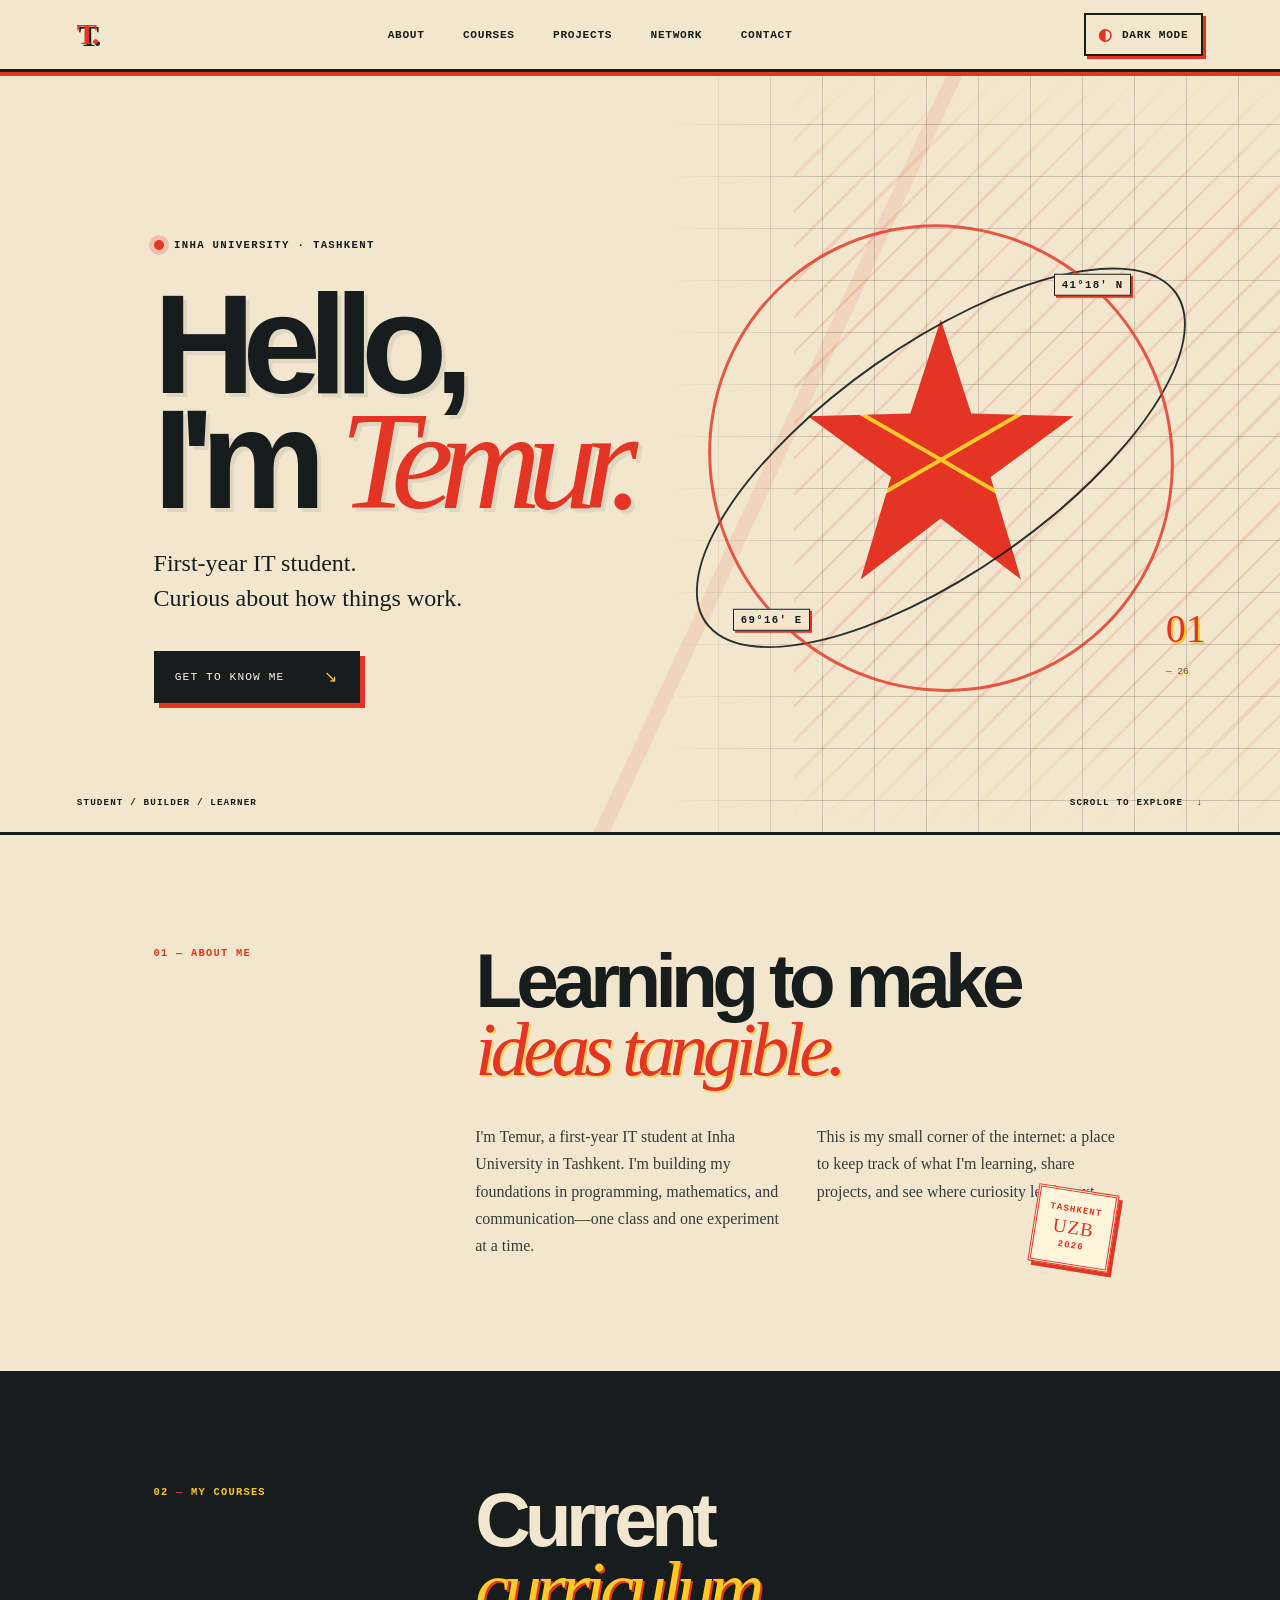
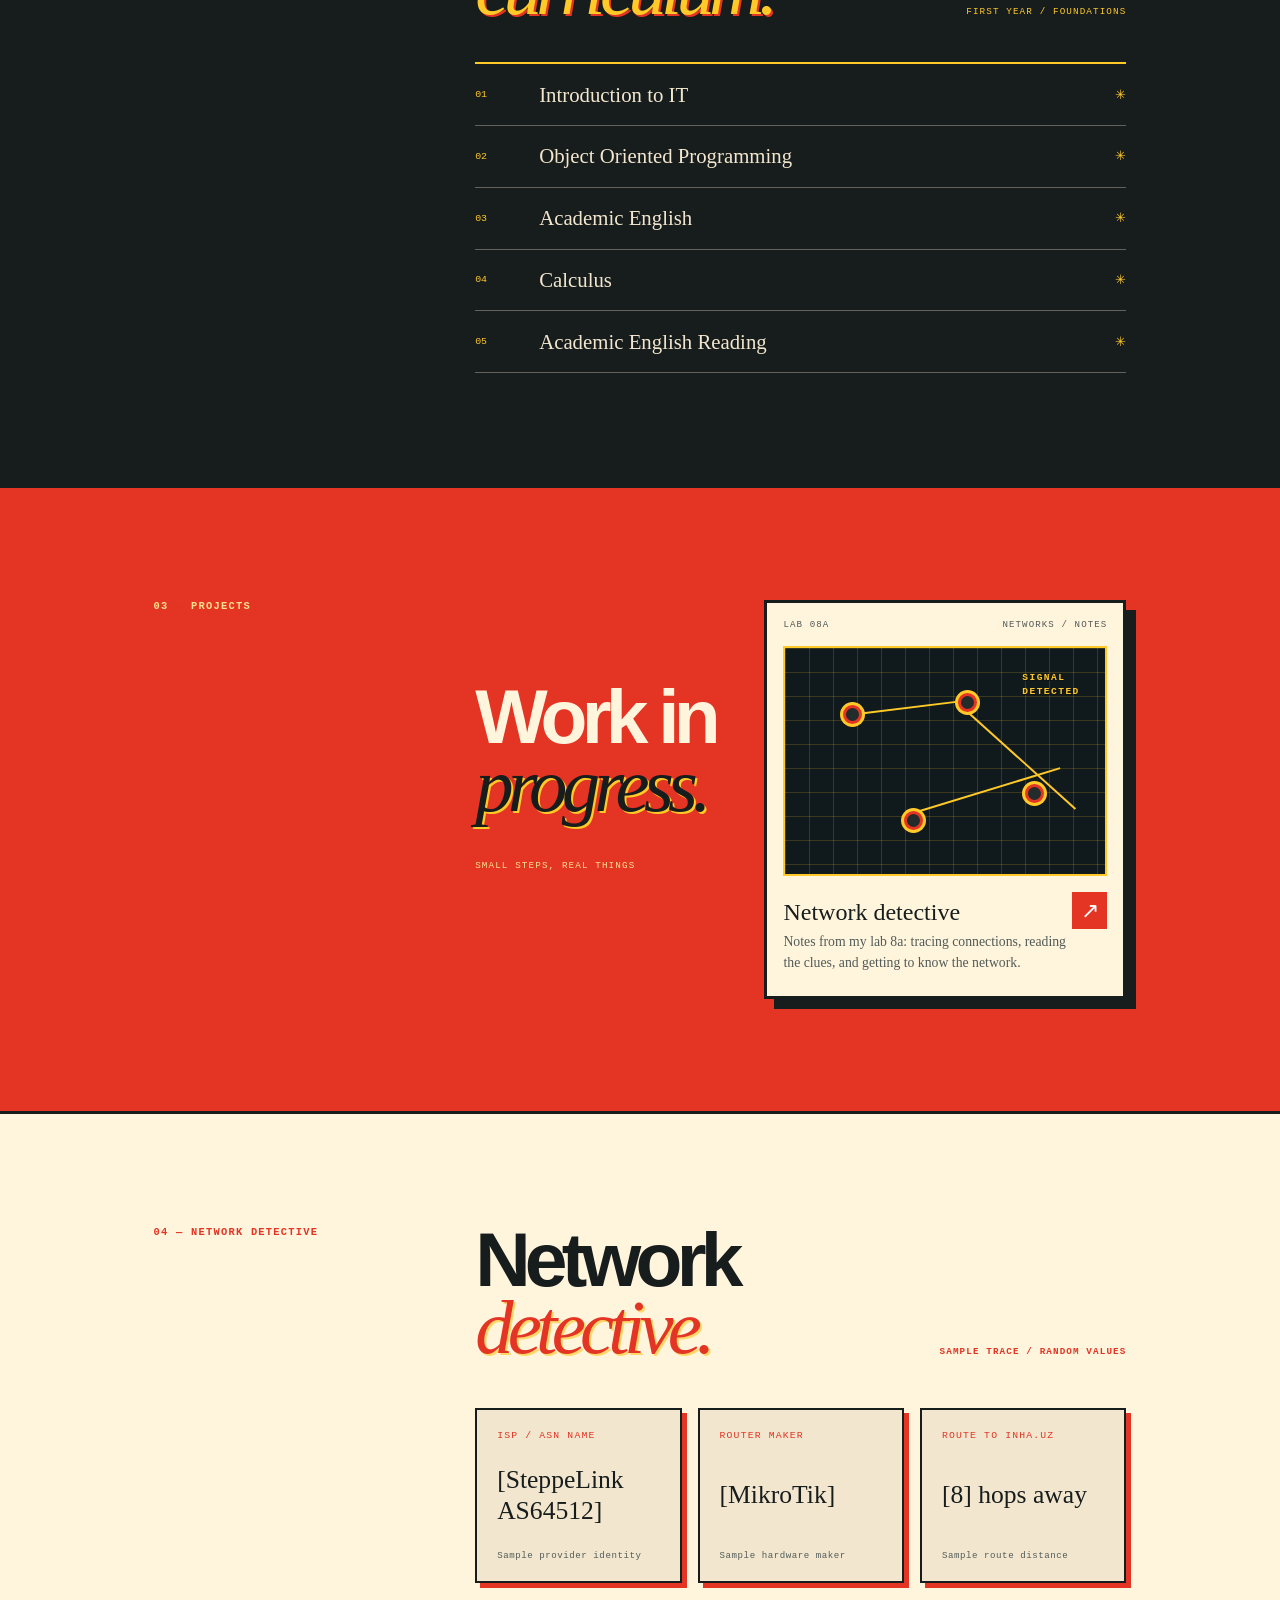
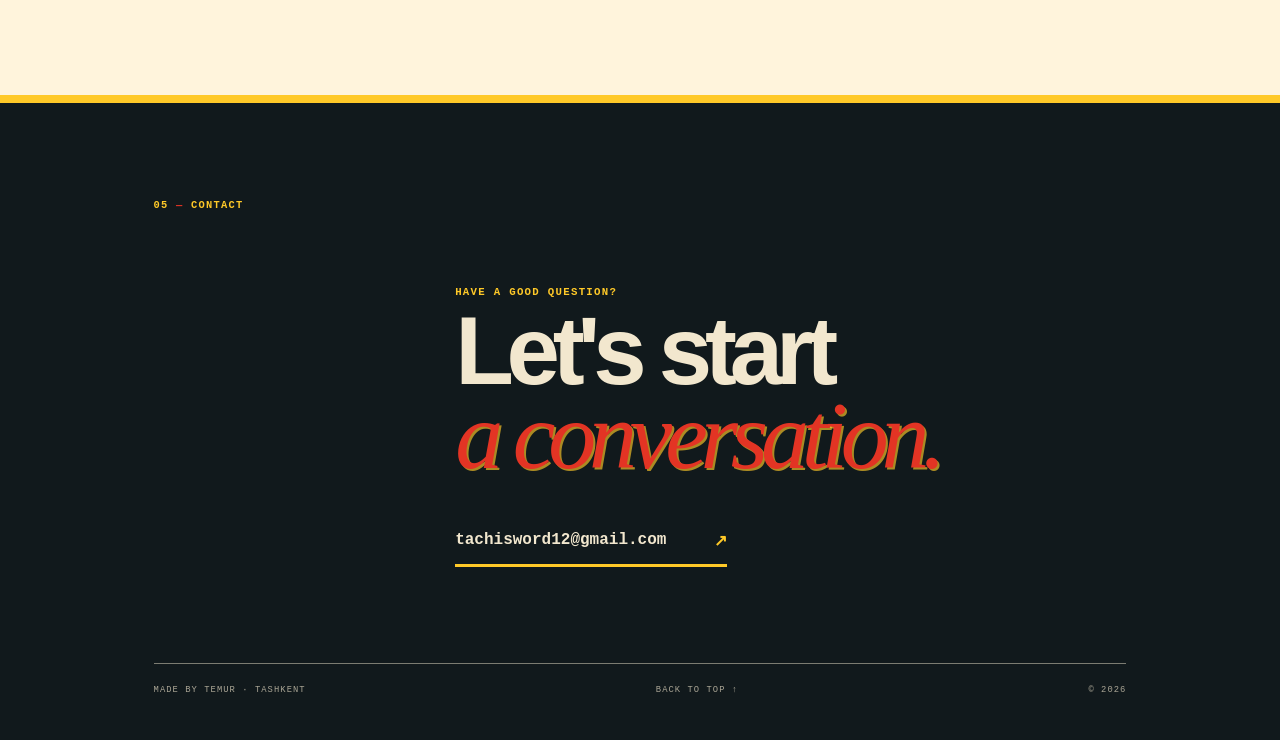
<file: index.html>
<!doctype html>
<html lang="en">
<head>
  <meta charset="utf-8">
  <meta name="viewport" content="width=device-width, initial-scale=1">
  <meta name="theme-color" content="#e9e1cf">
  <meta name="description" content="Temur — first-year IT student at Inha University in Tashkent.">
  <title>Temur — Personal Homepage</title>
  <link rel="stylesheet" href="styles.css">
  <script src="script.js" defer></script>
</head>
<body>
  <a class="skip-link" href="#main">Skip to content</a>
  <header class="site-header">
    <a class="wordmark" href="#top" aria-label="Temur home">T<span>.</span></a>
    <nav aria-label="Main navigation">
      <a href="#about">About</a><a href="#courses">Courses</a><a href="#projects">Projects</a><a href="#network-detective">Network</a><a href="#contact">Contact</a>
    </nav>
    <button class="theme-toggle" type="button" aria-label="Switch to dark mode" aria-pressed="false"><span class="toggle-icon" aria-hidden="true">◐</span><span class="toggle-label">Dark mode</span></button>
  </header>
  <main id="main">
    <section class="hero" id="top" aria-labelledby="hero-title">
      <div class="hero-grid" aria-hidden="true"></div>
      <div class="hero-copy">
        <p class="eyebrow"><span class="signal"></span> INHA UNIVERSITY · TASHKENT</p>
        <h1 id="hero-title">Hello,<br>I'm <span class="accent">Temur.</span></h1>
        <p class="hero-subtitle">First-year IT student.<br>Curious about how things work.</p>
        <a class="button-link" href="#about">Get to know me <span aria-hidden="true">↘</span></a>
      </div>
      <div class="hero-art" aria-label="Abstract geometric sun and orbital lines">
        <div class="sun"></div><div class="orbit orbit-one"></div><div class="orbit orbit-two"></div>
        <div class="orbit-label label-top">41°18' N</div><div class="orbit-label label-bottom">69°16' E</div>
        <div class="hero-number">01<br><span>— 26</span></div>
      </div>
      <div class="hero-footer"><span>STUDENT / BUILDER / LEARNER</span><span>SCROLL TO EXPLORE&nbsp; ↓</span></div>
    </section>
    <section class="section about-section" id="about">
      <div class="section-index">01 <span>—</span> ABOUT ME</div>
      <div class="section-content about-content">
        <h2>Learning to make<br><em>ideas tangible.</em></h2>
        <div class="about-columns"><p>I'm Temur, a first-year IT student at Inha University in Tashkent. I'm building my foundations in programming, mathematics, and communication—one class and one experiment at a time.</p><p>This is my small corner of the internet: a place to keep track of what I'm learning, share projects, and see where curiosity leads next.</p></div>
        <div class="stamp">TASHKENT<br><b>UZB</b><br>2026</div>
      </div>
    </section>
    <section class="section courses-section" id="courses">
      <div class="section-index">02 <span>—</span> MY COURSES</div>
      <div class="section-content">
        <div class="section-heading"><h2>Current<br><em>curriculum.</em></h2><p>FIRST YEAR / FOUNDATIONS</p></div>
        <ol class="course-list">
          <li><span class="course-no">01</span><span>Introduction to IT</span><span class="course-mark">✳</span></li>
          <li><span class="course-no">02</span><span>Object Oriented Programming</span><span class="course-mark">✳</span></li>
          <li><span class="course-no">03</span><span>Academic English</span><span class="course-mark">✳</span></li>
          <li><span class="course-no">04</span><span>Calculus</span><span class="course-mark">✳</span></li>
          <li><span class="course-no">05</span><span>Academic English Reading</span><span class="course-mark">✳</span></li>
        </ol>
      </div>
    </section>
    <section class="section projects-section" id="projects">
      <div class="section-index">03 <span>—</span> PROJECTS</div>
      <div class="section-content project-content">
        <div class="section-heading"><h2>Work in<br><em>progress.</em></h2><p>SMALL STEPS, REAL THINGS</p></div>
        <article class="project-card">
          <div class="project-topline"><span>LAB 08A</span><span>NETWORKS / NOTES</span></div>
          <div class="project-visual" aria-hidden="true"><span class="node node-a"></span><span class="node node-b"></span><span class="node node-c"></span><span class="node node-d"></span><span class="wire wire-a"></span><span class="wire wire-b"></span><span class="wire wire-c"></span><span class="visual-label">SIGNAL<br>DETECTED</span></div>
          <div class="project-bottom"><div><h3>Network detective</h3><p>Notes from my lab 8a: tracing connections, reading the clues, and getting to know the network.</p></div><span class="project-arrow" aria-hidden="true">↗</span></div>
        </article>
      </div>
    </section>
    <section class="section network-section" id="network-detective">
      <div class="section-index">04 <span>—</span> NETWORK DETECTIVE</div>
      <div class="section-content network-content">
        <div class="section-heading"><h2>Network<br><em>detective.</em></h2><p>SAMPLE TRACE / RANDOM VALUES</p></div>
        <div class="network-facts">
          <article class="network-fact"><p class="network-label">ISP / ASN NAME</p><p class="network-value">[SteppeLink AS64512]</p><p class="network-note">Sample provider identity</p></article>
          <article class="network-fact"><p class="network-label">ROUTER MAKER</p><p class="network-value">[MikroTik]</p><p class="network-note">Sample hardware maker</p></article>
          <article class="network-fact"><p class="network-label">ROUTE TO INHA.UZ</p><p class="network-value">[8] hops away</p><p class="network-note">Sample route distance</p></article>
        </div>
      </div>
    </section>
    <section class="contact-section" id="contact">
      <div class="section-index">05 <span>—</span> CONTACT</div>
      <div class="contact-main"><p class="eyebrow">HAVE A GOOD QUESTION?</p><h2>Let's start<br><em>a conversation.</em></h2><a class="contact-link" href="mailto:tachisword12@gmail.com">tachisword12@gmail.com <span>↗</span></a></div>
      <footer><span>MADE BY TEMUR · TASHKENT</span><a href="#top">BACK TO TOP ↑</a><span>© 2026</span></footer>
    </section>
  </main>
</body>
</html>
</file>
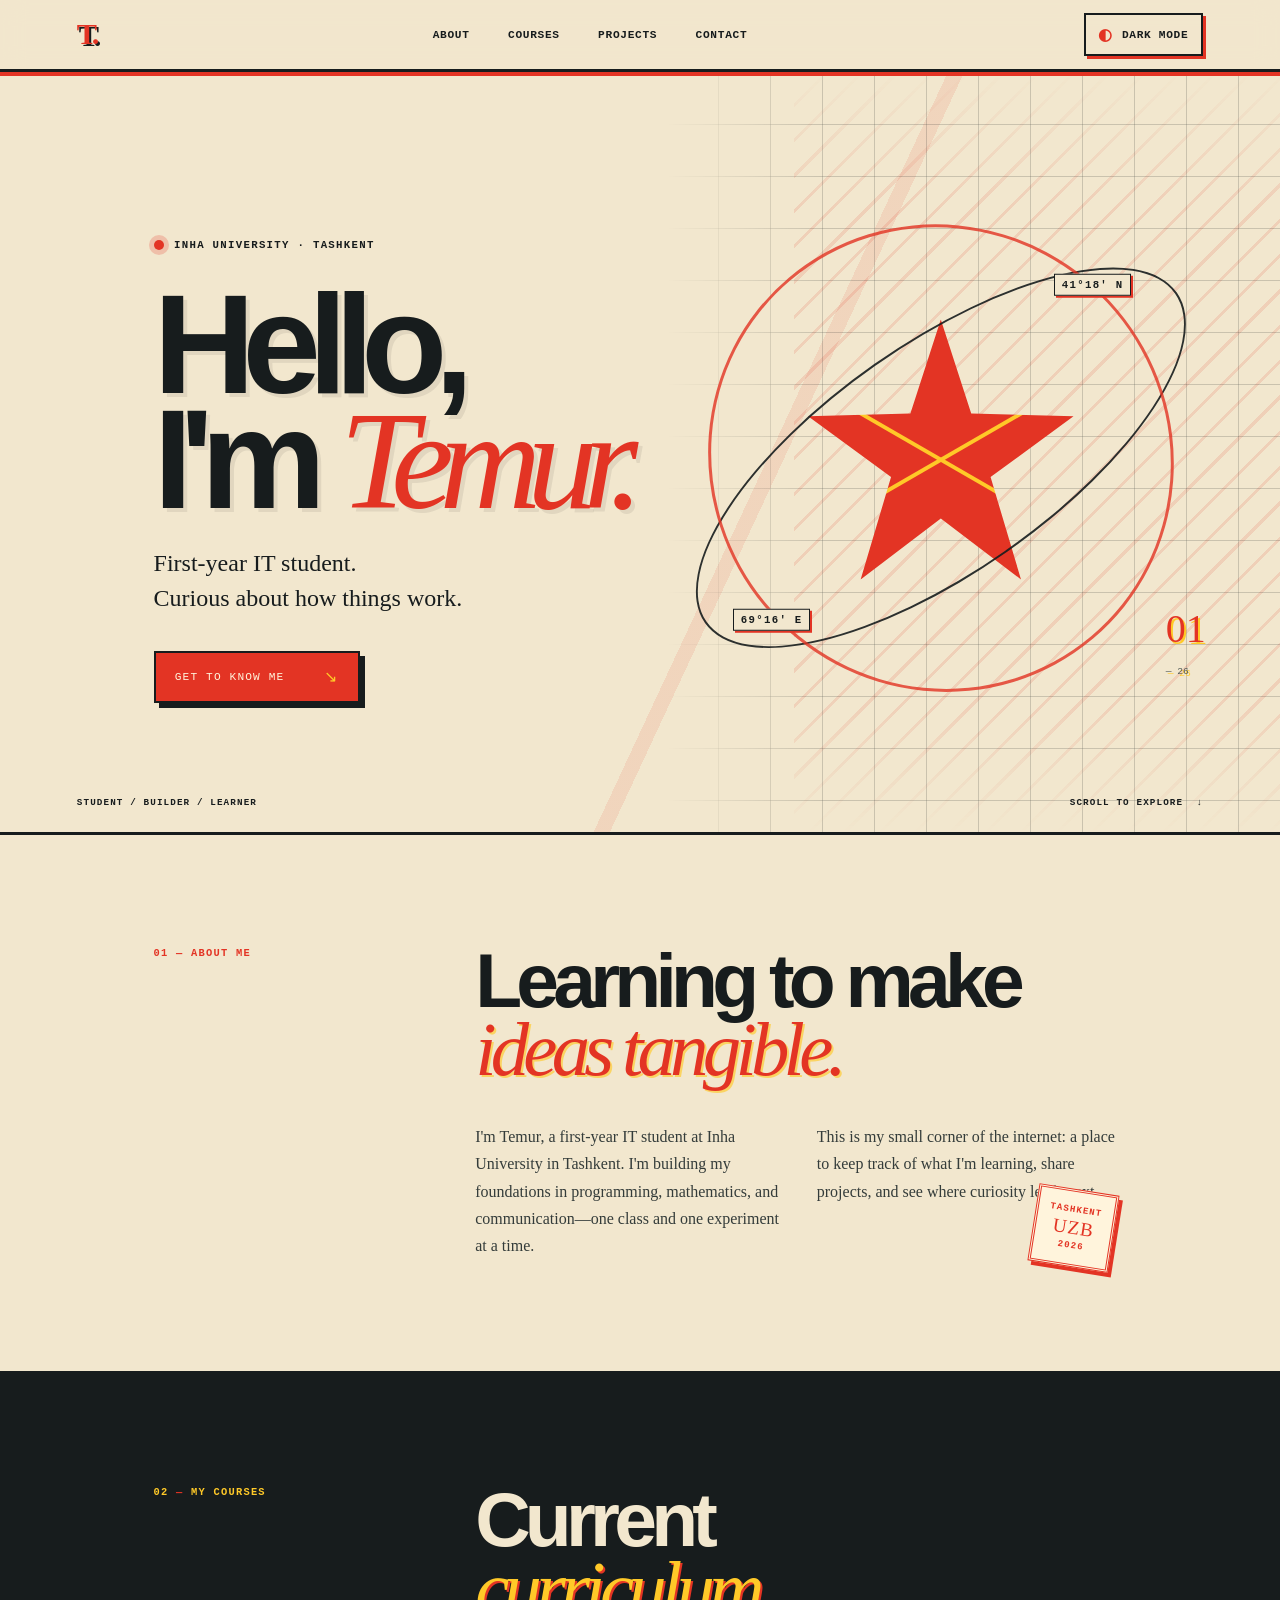
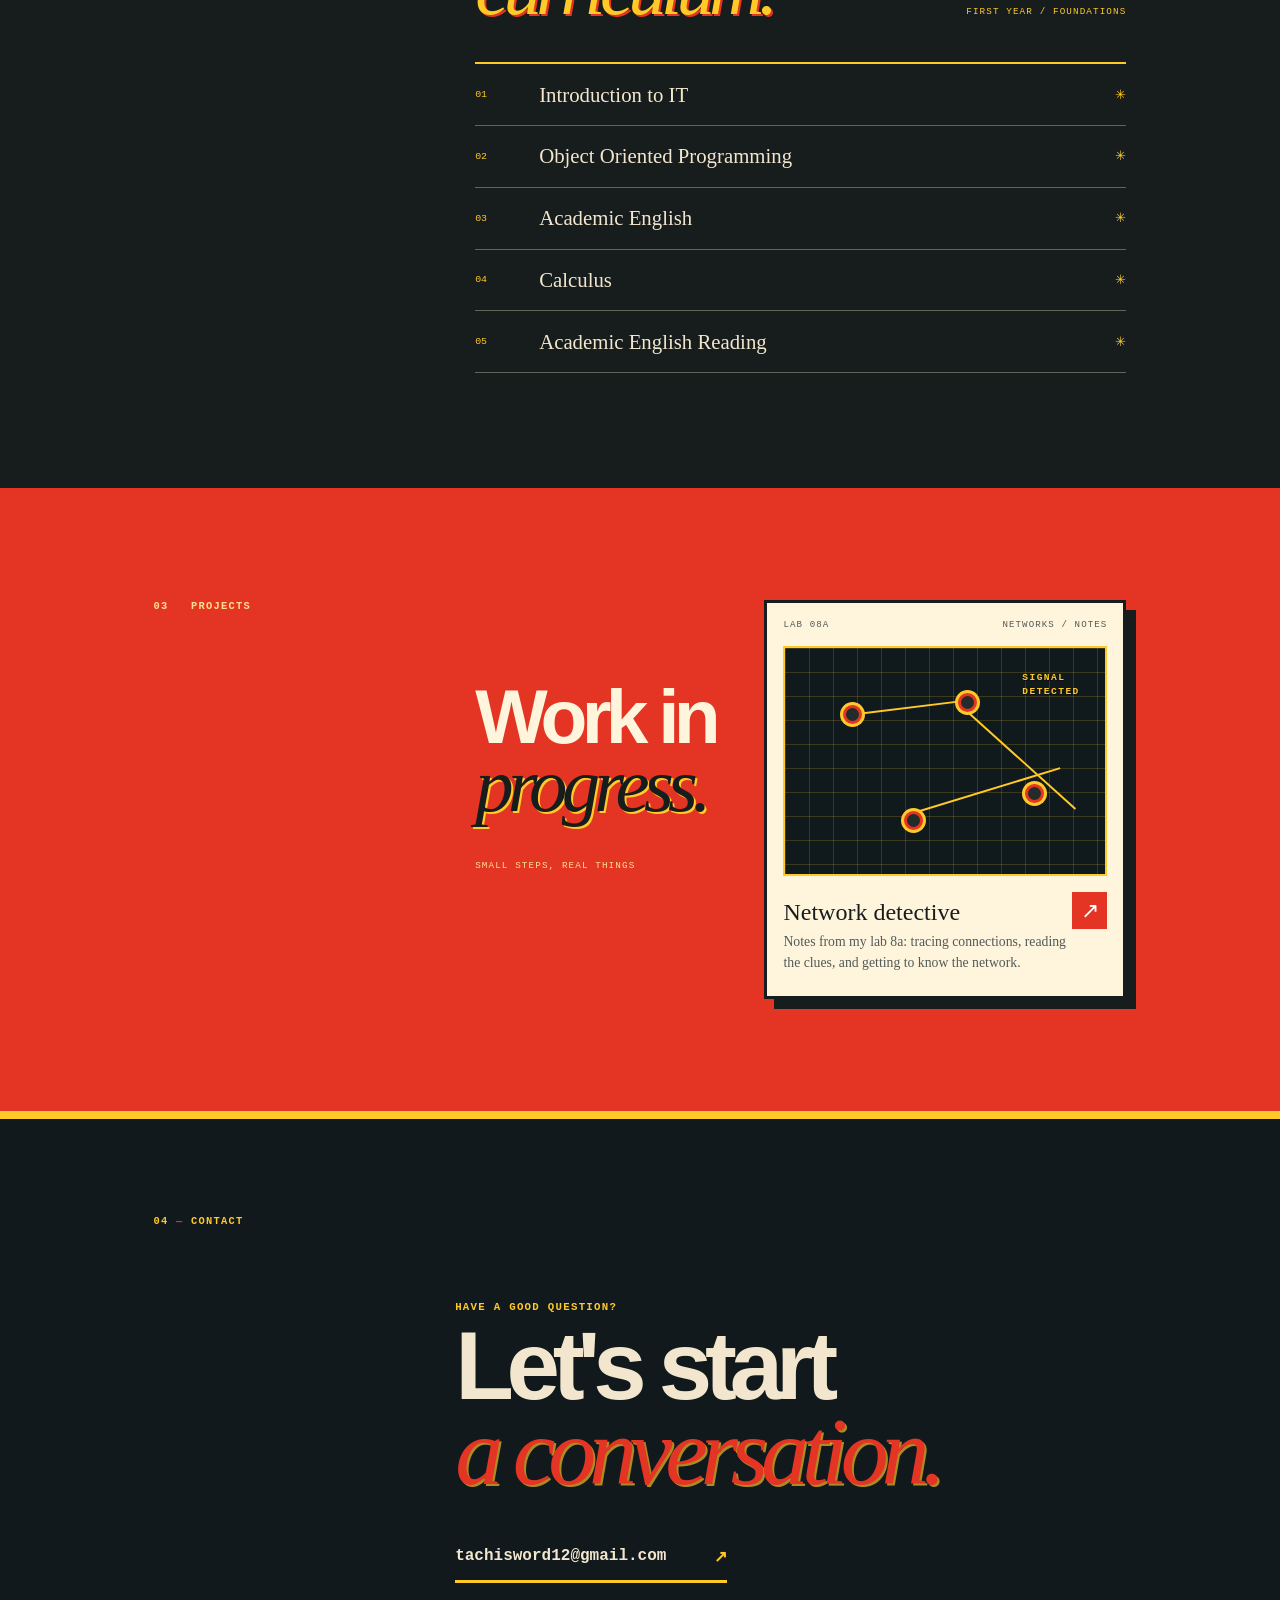
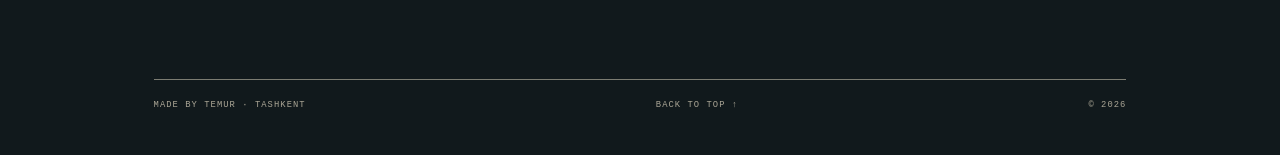
<file: index-old.html>
<!doctype html>
<html lang="en">
<head>
  <meta charset="utf-8">
  <meta name="viewport" content="width=device-width, initial-scale=1">
  <meta name="theme-color" content="#e9e1cf">
  <meta name="description" content="Temur — first-year IT student at Inha University in Tashkent.">
  <title>Temur — Personal Homepage</title>
  <link rel="stylesheet" href="styles-old.css">
  <script src="script.js" defer></script>
</head>
<body>
  <a class="skip-link" href="#main">Skip to content</a>
  <header class="site-header">
    <a class="wordmark" href="#top" aria-label="Temur home">T<span>.</span></a>
    <nav aria-label="Main navigation">
      <a href="#about">About</a><a href="#courses">Courses</a><a href="#projects">Projects</a><a href="#contact">Contact</a>
    </nav>
    <button class="theme-toggle" type="button" aria-label="Switch to dark mode" aria-pressed="false"><span class="toggle-icon" aria-hidden="true">◐</span><span class="toggle-label">Dark mode</span></button>
  </header>
  <main id="main">
    <section class="hero" id="top" aria-labelledby="hero-title">
      <div class="hero-grid" aria-hidden="true"></div>
      <div class="hero-copy">
        <p class="eyebrow"><span class="signal"></span> INHA UNIVERSITY · TASHKENT</p>
        <h1 id="hero-title">Hello,<br>I'm <span class="accent">Temur.</span></h1>
        <p class="hero-subtitle">First-year IT student.<br>Curious about how things work.</p>
        <a class="button-link" href="#about">Get to know me <span aria-hidden="true">↘</span></a>
      </div>
      <div class="hero-art" aria-label="Abstract geometric sun and orbital lines">
        <div class="sun"></div><div class="orbit orbit-one"></div><div class="orbit orbit-two"></div>
        <div class="orbit-label label-top">41°18' N</div><div class="orbit-label label-bottom">69°16' E</div>
        <div class="hero-number">01<br><span>— 26</span></div>
      </div>
      <div class="hero-footer"><span>STUDENT / BUILDER / LEARNER</span><span>SCROLL TO EXPLORE&nbsp; ↓</span></div>
    </section>
    <section class="section about-section" id="about">
      <div class="section-index">01 <span>—</span> ABOUT ME</div>
      <div class="section-content about-content">
        <h2>Learning to make<br><em>ideas tangible.</em></h2>
        <div class="about-columns"><p>I'm Temur, a first-year IT student at Inha University in Tashkent. I'm building my foundations in programming, mathematics, and communication—one class and one experiment at a time.</p><p>This is my small corner of the internet: a place to keep track of what I'm learning, share projects, and see where curiosity leads next.</p></div>
        <div class="stamp">TASHKENT<br><b>UZB</b><br>2026</div>
      </div>
    </section>
    <section class="section courses-section" id="courses">
      <div class="section-index">02 <span>—</span> MY COURSES</div>
      <div class="section-content">
        <div class="section-heading"><h2>Current<br><em>curriculum.</em></h2><p>FIRST YEAR / FOUNDATIONS</p></div>
        <ol class="course-list">
          <li><span class="course-no">01</span><span>Introduction to IT</span><span class="course-mark">✳</span></li>
          <li><span class="course-no">02</span><span>Object Oriented Programming</span><span class="course-mark">✳</span></li>
          <li><span class="course-no">03</span><span>Academic English</span><span class="course-mark">✳</span></li>
          <li><span class="course-no">04</span><span>Calculus</span><span class="course-mark">✳</span></li>
          <li><span class="course-no">05</span><span>Academic English Reading</span><span class="course-mark">✳</span></li>
        </ol>
      </div>
    </section>
    <section class="section projects-section" id="projects">
      <div class="section-index">03 <span>—</span> PROJECTS</div>
      <div class="section-content project-content">
        <div class="section-heading"><h2>Work in<br><em>progress.</em></h2><p>SMALL STEPS, REAL THINGS</p></div>
        <article class="project-card">
          <div class="project-topline"><span>LAB 08A</span><span>NETWORKS / NOTES</span></div>
          <div class="project-visual" aria-hidden="true"><span class="node node-a"></span><span class="node node-b"></span><span class="node node-c"></span><span class="node node-d"></span><span class="wire wire-a"></span><span class="wire wire-b"></span><span class="wire wire-c"></span><span class="visual-label">SIGNAL<br>DETECTED</span></div>
          <div class="project-bottom"><div><h3>Network detective</h3><p>Notes from my lab 8a: tracing connections, reading the clues, and getting to know the network.</p></div><span class="project-arrow" aria-hidden="true">↗</span></div>
        </article>
      </div>
    </section>
    <section class="contact-section" id="contact">
      <div class="section-index">04 <span>—</span> CONTACT</div>
      <div class="contact-main"><p class="eyebrow">HAVE A GOOD QUESTION?</p><h2>Let's start<br><em>a conversation.</em></h2><a class="contact-link" href="mailto:tachisword12@gmail.com">tachisword12@gmail.com <span>↗</span></a></div>
      <footer><span>MADE BY TEMUR · TASHKENT</span><a href="#top">BACK TO TOP ↑</a><span>© 2026</span></footer>
    </section>
  </main>
</body>
</html>
</file>
<file: styles.css>
:root{color-scheme:light;--paper:#e9e1cf;--paper-2:#f3eddf;--ink:#25251f;--muted:#777568;--red:#bd3f2d;--line:rgba(37,37,31,.22);--sun:#d7a43c;--shadow:rgba(37,37,31,.12);--mono:"Courier New",monospace;--sans:Arial,Helvetica,sans-serif;--serif:Georgia,"Times New Roman",serif}
*{box-sizing:border-box}html{scroll-behavior:smooth;scroll-padding-top:84px}body{margin:0;background:var(--paper);color:var(--ink);font-family:var(--sans);transition:background .3s,color .3s}a{color:inherit}.skip-link{position:absolute;top:-60px;left:1rem;background:var(--ink);color:var(--paper);padding:.7rem;z-index:20}.skip-link:focus{top:1rem}.site-header{height:72px;padding:0 6vw;display:flex;align-items:center;justify-content:space-between;border-bottom:1px solid var(--line);position:sticky;top:0;background:color-mix(in srgb,var(--paper) 92%,transparent);backdrop-filter:blur(12px);z-index:10}.wordmark{text-decoration:none;font:bold 1.6rem var(--serif);letter-spacing:-.1em}.wordmark span{color:var(--red)}nav{display:flex;gap:clamp(1rem,3vw,3rem)}nav a,.theme-toggle{font: .7rem var(--mono);letter-spacing:.06em;text-transform:uppercase;text-decoration:none}nav a{opacity:.78}nav a:hover{color:var(--red);opacity:1}.theme-toggle{display:flex;align-items:center;gap:.55rem;border:1px solid var(--line);padding:.6rem .8rem;background:transparent;color:var(--ink);cursor:pointer}.toggle-icon{font-size:1rem;color:var(--red)}.hero{min-height:min(760px,calc(100svh - 72px));position:relative;overflow:hidden;padding:clamp(5rem,12vh,9rem) 12vw 5rem;display:flex;align-items:center}.hero-grid{position:absolute;inset:0 0 0 52%;opacity:.6;background-image:linear-gradient(var(--line) 1px,transparent 1px),linear-gradient(90deg,var(--line) 1px,transparent 1px);background-size:52px 52px;mask-image:linear-gradient(to right,transparent,black 25%,black)}.hero-copy{position:relative;z-index:2}.eyebrow,.section-index,.hero-footer,.section-heading>p,.project-topline,.stamp,.orbit-label,footer,.email-note{font: .67rem var(--mono);letter-spacing:.12em}.eyebrow{color:var(--muted);display:flex;align-items:center;gap:.65rem}.signal{width:7px;height:7px;border-radius:50%;background:var(--red);box-shadow:0 0 0 4px color-mix(in srgb,var(--red) 15%,transparent)}h1{font-size:clamp(5rem,11vw,10rem);line-height:.82;letter-spacing:-.09em;margin:2.2rem 0 1.7rem;font-weight:600}h1 .accent{font-family:var(--serif);font-style:italic;font-weight:400;color:var(--red);letter-spacing:-.1em}.hero-subtitle{font:clamp(1.1rem,2vw,1.5rem)/1.45 var(--serif);margin-bottom:2.2rem}.button-link{display:inline-flex;gap:2.5rem;align-items:center;text-decoration:none;text-transform:uppercase;font: .7rem var(--mono);letter-spacing:.1em;border-bottom:1px solid var(--red);padding:.8rem 0}.button-link span{color:var(--red);font-size:1rem}.hero-art{position:absolute;width:min(45vw,580px);aspect-ratio:1;right:4vw;top:50%;transform:translateY(-49%);display:grid;place-items:center}.sun{width:44%;aspect-ratio:1;background:var(--sun);border-radius:50%;box-shadow:0 0 0 26px color-mix(in srgb,var(--sun) 14%,transparent),0 0 0 70px color-mix(in srgb,var(--sun) 7%,transparent);position:relative}.sun:before,.sun:after{content:"";position:absolute;inset:50% -80% auto;height:1px;background:var(--red);transform:rotate(-30deg);opacity:.75}.sun:after{transform:rotate(30deg)}.orbit{position:absolute;border:1px solid var(--red);border-radius:50%;width:100%;height:40%;transform:rotate(-35deg);opacity:.65}.orbit-two{width:82%;height:80%;transform:rotate(50deg);border-color:var(--ink);opacity:.35}.orbit-label{position:absolute;background:var(--paper);padding:.25rem .4rem}.label-top{top:18%;right:17%}.label-bottom{bottom:20%;left:14%}.hero-number{position:absolute;right:4%;bottom:12%;font:2rem var(--serif);line-height:.8;color:var(--red)}.hero-number span{font:.6rem var(--mono);color:var(--muted)}.hero-footer{position:absolute;bottom:1.5rem;left:6vw;right:6vw;display:flex;justify-content:space-between;color:var(--muted);font-size:.58rem}.section{padding:7rem 12vw;display:grid;grid-template-columns:1fr 2.3fr;gap:3vw;border-top:1px solid var(--line)}.section-index{color:var(--muted);font-size:.65rem}.section-index span{color:var(--red)}.section-content{position:relative}h2{font-size:clamp(3rem,6vw,6rem);line-height:.88;letter-spacing:-.075em;font-weight:500;margin:0 0 2.5rem}h2 em{font-family:var(--serif);font-weight:400;color:var(--red)}.about-columns{display:grid;grid-template-columns:1fr 1fr;gap:2rem;max-width:670px}.about-columns p{font:1rem/1.7 var(--serif);color:var(--muted);margin:0}.stamp{position:absolute;right:2%;bottom:-.5rem;transform:rotate(9deg);border:1px solid var(--red);color:var(--red);padding:.7rem;text-align:center;line-height:1.5;font-size:.57rem}.stamp b{font:1.2rem var(--serif)}.courses-section{background:var(--paper-2)}.section-heading{display:flex;justify-content:space-between;align-items:flex-end}.section-heading>p{color:var(--muted);font-size:.58rem;margin-bottom:2.8rem}.course-list{list-style:none;margin:0;padding:0;border-top:1px solid var(--line)}.course-list li{display:grid;grid-template-columns:4rem 1fr 2rem;align-items:center;padding:1.15rem 0;border-bottom:1px solid var(--line);font:clamp(.95rem,1.8vw,1.3rem) var(--serif)}.course-no{font:.62rem var(--mono);color:var(--red)}.course-mark{font-size:.8rem;text-align:right;color:var(--red)}.project-content{display:grid;grid-template-columns:.8fr 1.2fr;gap:3rem;align-items:center}.project-content .section-heading{display:block}.project-card{background:var(--paper-2);border:1px solid var(--line);padding:1rem;box-shadow:10px 10px 0 var(--shadow)}.project-topline{display:flex;justify-content:space-between;color:var(--muted);font-size:.57rem}.project-visual{height:230px;margin:1rem 0;background:#242b2b;position:relative;overflow:hidden;background-image:linear-gradient(rgba(232,219,189,.09) 1px,transparent 1px),linear-gradient(90deg,rgba(232,219,189,.09) 1px,transparent 1px);background-size:24px 24px}.node{position:absolute;width:15px;height:15px;border:2px solid var(--sun);border-radius:50%;background:#242b2b;z-index:2}.node-a{left:18%;top:25%}.node-b{left:54%;top:20%}.node-c{left:75%;top:60%}.node-d{left:37%;top:72%}.wire{position:absolute;height:1px;background:var(--sun);transform-origin:left}.wire-a{left:20%;top:29%;width:37%;transform:rotate(-7deg)}.wire-b{left:55%;top:25%;width:48%;transform:rotate(42deg)}.wire-c{left:39%;top:73%;width:49%;transform:rotate(-17deg)}.visual-label{position:absolute;right:8%;top:10%;font:.6rem var(--mono);line-height:1.5;letter-spacing:.15em;color:#d7a43c}.project-bottom{display:flex;justify-content:space-between;align-items:flex-start}.project-bottom h3{font:1.5rem var(--serif);margin:.4rem 0}.project-bottom p{font:.86rem/1.5 var(--serif);color:var(--muted);max-width:370px;margin:.4rem 0}.project-arrow{font-size:1.4rem;color:var(--red)}.contact-section{padding:6rem 12vw 1.5rem;background:var(--ink);color:var(--paper)}.contact-section .section-index{color:#aaa595}.contact-main{padding:4rem 0 6rem 31%}.contact-main .eyebrow{color:#aaa595}.contact-main h2{font-size:clamp(3.6rem,7.5vw,7rem)}.contact-link{display:inline-flex;gap:3rem;border-bottom:1px solid var(--red);padding:.8rem 0;text-decoration:none;font:1rem var(--mono)}.contact-link span{color:#df775f}.email-note{font-size:.55rem;color:#aaa595;letter-spacing:.04em}footer{display:flex;justify-content:space-between;border-top:1px solid rgba(233,225,207,.25);padding:1.3rem 0;color:#aaa595;font-size:.55rem}footer a{text-decoration:none}footer a:hover{color:var(--paper)}
body.dark{color-scheme:dark;--paper:#202421;--paper-2:#292e2a;--ink:#ece4d2;--muted:#aaa999;--line:rgba(236,228,210,.2);--sun:#d0a044;--shadow:rgba(0,0,0,.3)}body.dark .contact-section{background:#111512}body.dark .project-visual{background-color:#161c1c}body.dark .orbit-label{background:var(--paper)}
@media(max-width:760px){.site-header{height:64px;padding:0 5vw}nav{gap:.85rem}nav a{font-size:.59rem}.theme-toggle{padding:.5rem;font-size:.58rem}.hero{min-height:690px;align-items:flex-start;padding:5rem 8vw}.hero-art{width:75vw;right:-9vw;top:auto;bottom:3rem;transform:none;opacity:.75}.hero-copy{margin-top:1rem}.hero-grid{inset:30% 0 0 28%}h1{font-size:clamp(5rem,16vw,8rem)}.hero-footer{left:6vw;right:6vw;font-size:.48rem}.section{padding:5rem 8vw;grid-template-columns:1fr;gap:2rem}.section-content{padding-left:0}.about-columns{grid-template-columns:1fr;gap:1rem}.stamp{right:0;bottom:-1rem}.project-content{grid-template-columns:1fr;gap:1.5rem}.project-content .section-heading{display:flex}.project-visual{height:200px}.contact-section{padding:4rem 8vw 1rem}.contact-main{padding:4rem 0 5rem}.contact-main h2{font-size:clamp(3.4rem,13vw,6rem)}}@media(max-width:430px){nav{gap:.6rem}nav a{font-size:.51rem}.theme-toggle .toggle-label{display:none}.theme-toggle{width:34px;height:34px;justify-content:center}.hero{min-height:640px}h1{font-size:5rem}.section-heading{display:block}.section-heading>p{margin-top:0}.course-list li{grid-template-columns:2.5rem 1fr 1.5rem;font-size:.95rem}.project-topline{font-size:.48rem}.project-bottom h3{font-size:1.3rem}footer{gap:.7rem;font-size:.47rem}.hero-footer span:first-child{max-width:50%}}
@media(prefers-reduced-motion:reduce){*,*::before,*::after{scroll-behavior:auto!important;transition:none!important}}

/* High contrast Soviet futurewave finish */
:root{--paper:#f2e7ce;--paper-2:#fff4dc;--ink:#171c1d;--muted:#525b58;--red:#e33424;--sun:#ffc928;--line:rgba(23,28,29,.3);--shadow:rgba(23,28,29,.2)}
.site-header{border-bottom:3px solid var(--ink);box-shadow:0 4px 0 var(--red)}
.wordmark{font-size:1.9rem;color:var(--red);text-shadow:2px 2px 0 var(--ink)}
nav a{font-weight:bold;opacity:1;transition:color .2s,transform .2s}nav a:hover{color:var(--red);transform:translateY(-2px)}
.theme-toggle{border:2px solid var(--ink);box-shadow:3px 3px 0 var(--red);font-weight:bold}
.hero{background:linear-gradient(115deg,transparent 0 58%,rgba(227,52,36,.1) 58% 59%,transparent 59%),var(--paper)}
.hero:before{content:"";position:absolute;top:0;right:0;width:38%;height:100%;background:repeating-linear-gradient(135deg,transparent 0 22px,rgba(227,52,36,.13) 22px 25px);mask-image:linear-gradient(to bottom,transparent,black 18%,black 82%,transparent);pointer-events:none}
.hero-copy{max-width:650px}.hero h1{text-shadow:4px 4px 0 rgba(23,28,29,.08)}
.eyebrow{color:var(--ink);font-weight:bold}.signal{width:10px;height:10px;box-shadow:0 0 0 5px rgba(227,52,36,.22)}
.button-link{background:var(--red);color:#fff8e9;padding:.9rem 1.2rem;border:2px solid var(--ink);box-shadow:5px 5px 0 var(--ink);transition:transform .2s,box-shadow .2s}.button-link:hover{transform:translate(3px,3px);box-shadow:2px 2px 0 var(--ink)}.button-link span{color:var(--sun)}
.sun{background:var(--red);border:8px solid var(--sun);box-shadow:0 0 0 18px var(--ink),0 0 0 36px var(--sun),0 0 0 68px rgba(227,52,36,.18)}
.sun:before,.sun:after{height:3px;background:var(--ink);opacity:1}.orbit{border-width:2px;border-color:var(--ink);opacity:.9}.orbit-two{border-color:var(--red);border-width:3px;opacity:.8}.orbit-label{font-weight:bold;border:1px solid var(--ink);box-shadow:2px 2px 0 var(--red)}
.hero-number{font-size:2.5rem;text-shadow:2px 2px 0 var(--sun)}
.hero-footer{font-weight:bold;color:var(--ink)}
.section{border-top:3px solid var(--ink);position:relative}.section-index{font-weight:bold;color:var(--red)}
h2{font-weight:700}h2 em{color:var(--red);text-shadow:2px 2px 0 rgba(255,201,40,.65)}
.about-section{background:var(--paper)}.about-columns p{color:#343c3a}.stamp{border:3px double var(--red);font-weight:bold;background:var(--paper-2);box-shadow:4px 4px 0 var(--red)}
.courses-section{background:var(--ink);color:var(--paper)}.courses-section .section-index,.courses-section .section-heading>p{color:var(--sun)}.courses-section h2 em{color:var(--sun);text-shadow:2px 2px 0 var(--red)}.course-list{border-top:2px solid var(--sun)}.course-list li{border-bottom:1px solid rgba(242,231,206,.35);transition:background .2s,padding .2s}.course-list li:hover{background:rgba(255,201,40,.1);padding-left:.7rem}.course-no,.course-mark{color:var(--sun)}
.projects-section{background:var(--red);color:#fff4dc}.projects-section .section-index,.projects-section .section-heading>p{color:#ffe18b}.projects-section h2 em{color:var(--ink);text-shadow:2px 2px 0 var(--sun)}.project-card{background:var(--paper-2);color:var(--ink);border:3px solid var(--ink);box-shadow:10px 10px 0 var(--ink)}.project-visual{border:2px solid var(--sun);background-color:#10191c;background-image:linear-gradient(rgba(255,201,40,.18) 1px,transparent 1px),linear-gradient(90deg,rgba(255,201,40,.18) 1px,transparent 1px)}.node{width:19px;height:19px;border:3px solid var(--red);box-shadow:0 0 0 3px var(--sun)}.wire{height:2px;background:var(--sun)}.visual-label{font-weight:bold;color:var(--sun);text-shadow:1px 1px #111}.project-arrow{background:var(--red);color:white;padding:.3rem .55rem}
.contact-section{background:#11191c;color:var(--paper);border-top:8px solid var(--sun)}.contact-section .section-index{color:var(--sun)}.contact-main .eyebrow{color:var(--sun)}.contact-link{border-bottom:3px solid var(--sun);font-weight:bold}.contact-link span{color:var(--sun)}footer{border-top:1px solid rgba(255,244,220,.45)}
body.dark{--paper:#101718;--paper-2:#1d2626;--ink:#f5ead0;--muted:#bac2b7;--red:#ff4934;--sun:#ffd33f;--line:rgba(245,234,208,.24);--shadow:rgba(0,0,0,.4)}
body.dark .site-header{background:rgba(16,23,24,.94)}body.dark .hero{background:linear-gradient(115deg,transparent 0 58%,rgba(255,73,52,.13) 58% 59%,transparent 59%),var(--paper)}body.dark .about-columns p{color:#c5c9bb}body.dark .courses-section{background:#070c0d}body.dark .projects-section{background:#a9251b}body.dark .project-card{background:#1d2626;color:var(--paper)}body.dark .project-bottom p,body.dark .project-topline{color:#bac2b7}body.dark .contact-section{background:#070c0d}
@media(max-width:760px){.hero:before{width:60%;opacity:.8}.sun{box-shadow:0 0 0 12px var(--ink),0 0 0 25px var(--sun),0 0 0 47px rgba(227,52,36,.18)}.courses-section{border-top:3px solid var(--sun)}.projects-section{border-top:3px solid var(--ink)}.project-card{box-shadow:6px 6px 0 var(--ink)}}

/* Replace the hero sun with a graphic star */
.sun{width:48%;aspect-ratio:1;border:0;border-radius:0;clip-path:polygon(50% 0%,61% 34%,98% 35%,68% 57%,79% 94%,50% 72%,21% 94%,32% 57%,2% 35%,39% 34%);background:var(--sun);box-shadow:none;filter:drop-shadow(0 0 0 var(--ink)) drop-shadow(0 0 8px rgba(255,201,40,.35))}
.sun:before,.sun:after{inset:50% -35% auto;height:3px;background:var(--ink);transform:rotate(-30deg);opacity:1}
.sun:after{transform:rotate(30deg)}

/* Requested refinements: dark call-to-action and red star with yellow angles */
.button-link{background:#171c1d;color:#fff4dc;border:2px solid #171c1d;box-shadow:5px 5px 0 var(--red)}
.button-link:hover{box-shadow:2px 2px 0 var(--red)}
.button-link span{color:#ffc928}
.sun{background:var(--red);filter:drop-shadow(0 0 0 #ffc928) drop-shadow(0 0 8px rgba(255,201,40,.42))}
.sun:before,.sun:after{background:#ffc928;height:4px}

/* CTA color adjustment */
.button-link{background:var(--red);color:#fff4dc;border-color:#171c1d;box-shadow:5px 5px 0 #171c1d}
.button-link:hover{box-shadow:2px 2px 0 #171c1d}
.button-link span{color:#ffc928}

/* Main version: restore the dark call-to-action */
.button-link{background:#171c1d;color:#fff4dc;border-color:#171c1d;box-shadow:5px 5px 0 var(--red)}
.button-link:hover{box-shadow:2px 2px 0 var(--red)}
.button-link span{color:#ffc928}

/* Sticky navigation, phone layout, and Network Detective section */
html{scroll-padding-top:110px}
.site-header{position:sticky;top:0;z-index:1000;width:100%;}
.network-section{background:var(--paper-2)}
.network-content .section-heading{margin-bottom:.4rem}
.network-content .section-heading>p{color:var(--red);font-weight:bold}
.network-facts{display:grid;grid-template-columns:repeat(3,minmax(0,1fr));gap:1rem}
.network-fact{min-width:0;min-height:175px;padding:1.25rem;background:var(--paper);border:2px solid var(--ink);box-shadow:5px 5px 0 var(--red);display:flex;flex-direction:column;justify-content:space-between}
.network-label{font:.61rem var(--mono);letter-spacing:.12em;color:var(--red);margin:0}
.network-value{font:clamp(1.15rem,2vw,1.65rem)/1.2 var(--serif);overflow-wrap:anywhere;margin:1.2rem 0}
.network-note{font:.57rem var(--mono);letter-spacing:.06em;color:var(--muted);margin:0}
@media(max-width:760px){html{scroll-padding-top:110px}.network-facts{grid-template-columns:1fr}.network-fact{min-height:140px}}
@media(max-width:600px){
  .site-header{display:grid;grid-template-columns:1fr auto;grid-template-rows:auto auto;gap:.55rem .8rem;height:auto;min-height:0;padding:.65rem 5vw .7rem;align-items:center}
  .wordmark{grid-column:1;grid-row:1;justify-self:start}
  .theme-toggle{grid-column:2;grid-row:1;justify-self:end}
  .site-header nav{grid-column:1/-1;grid-row:2;display:flex;flex-wrap:wrap;justify-content:space-between;gap:.5rem .65rem;width:100%;padding-top:.5rem;border-top:1px solid var(--line)}
  .site-header nav a{font-size:.58rem;white-space:nowrap}
  .hero{scroll-margin-top:110px}
}
</file>
<file: styles-old.css>
:root{color-scheme:light;--paper:#e9e1cf;--paper-2:#f3eddf;--ink:#25251f;--muted:#777568;--red:#bd3f2d;--line:rgba(37,37,31,.22);--sun:#d7a43c;--shadow:rgba(37,37,31,.12);--mono:"Courier New",monospace;--sans:Arial,Helvetica,sans-serif;--serif:Georgia,"Times New Roman",serif}
*{box-sizing:border-box}html{scroll-behavior:smooth;scroll-padding-top:84px}body{margin:0;background:var(--paper);color:var(--ink);font-family:var(--sans);transition:background .3s,color .3s}a{color:inherit}.skip-link{position:absolute;top:-60px;left:1rem;background:var(--ink);color:var(--paper);padding:.7rem;z-index:20}.skip-link:focus{top:1rem}.site-header{height:72px;padding:0 6vw;display:flex;align-items:center;justify-content:space-between;border-bottom:1px solid var(--line);position:sticky;top:0;background:color-mix(in srgb,var(--paper) 92%,transparent);backdrop-filter:blur(12px);z-index:10}.wordmark{text-decoration:none;font:bold 1.6rem var(--serif);letter-spacing:-.1em}.wordmark span{color:var(--red)}nav{display:flex;gap:clamp(1rem,3vw,3rem)}nav a,.theme-toggle{font: .7rem var(--mono);letter-spacing:.06em;text-transform:uppercase;text-decoration:none}nav a{opacity:.78}nav a:hover{color:var(--red);opacity:1}.theme-toggle{display:flex;align-items:center;gap:.55rem;border:1px solid var(--line);padding:.6rem .8rem;background:transparent;color:var(--ink);cursor:pointer}.toggle-icon{font-size:1rem;color:var(--red)}.hero{min-height:min(760px,calc(100svh - 72px));position:relative;overflow:hidden;padding:clamp(5rem,12vh,9rem) 12vw 5rem;display:flex;align-items:center}.hero-grid{position:absolute;inset:0 0 0 52%;opacity:.6;background-image:linear-gradient(var(--line) 1px,transparent 1px),linear-gradient(90deg,var(--line) 1px,transparent 1px);background-size:52px 52px;mask-image:linear-gradient(to right,transparent,black 25%,black)}.hero-copy{position:relative;z-index:2}.eyebrow,.section-index,.hero-footer,.section-heading>p,.project-topline,.stamp,.orbit-label,footer,.email-note{font: .67rem var(--mono);letter-spacing:.12em}.eyebrow{color:var(--muted);display:flex;align-items:center;gap:.65rem}.signal{width:7px;height:7px;border-radius:50%;background:var(--red);box-shadow:0 0 0 4px color-mix(in srgb,var(--red) 15%,transparent)}h1{font-size:clamp(5rem,11vw,10rem);line-height:.82;letter-spacing:-.09em;margin:2.2rem 0 1.7rem;font-weight:600}h1 .accent{font-family:var(--serif);font-style:italic;font-weight:400;color:var(--red);letter-spacing:-.1em}.hero-subtitle{font:clamp(1.1rem,2vw,1.5rem)/1.45 var(--serif);margin-bottom:2.2rem}.button-link{display:inline-flex;gap:2.5rem;align-items:center;text-decoration:none;text-transform:uppercase;font: .7rem var(--mono);letter-spacing:.1em;border-bottom:1px solid var(--red);padding:.8rem 0}.button-link span{color:var(--red);font-size:1rem}.hero-art{position:absolute;width:min(45vw,580px);aspect-ratio:1;right:4vw;top:50%;transform:translateY(-49%);display:grid;place-items:center}.sun{width:44%;aspect-ratio:1;background:var(--sun);border-radius:50%;box-shadow:0 0 0 26px color-mix(in srgb,var(--sun) 14%,transparent),0 0 0 70px color-mix(in srgb,var(--sun) 7%,transparent);position:relative}.sun:before,.sun:after{content:"";position:absolute;inset:50% -80% auto;height:1px;background:var(--red);transform:rotate(-30deg);opacity:.75}.sun:after{transform:rotate(30deg)}.orbit{position:absolute;border:1px solid var(--red);border-radius:50%;width:100%;height:40%;transform:rotate(-35deg);opacity:.65}.orbit-two{width:82%;height:80%;transform:rotate(50deg);border-color:var(--ink);opacity:.35}.orbit-label{position:absolute;background:var(--paper);padding:.25rem .4rem}.label-top{top:18%;right:17%}.label-bottom{bottom:20%;left:14%}.hero-number{position:absolute;right:4%;bottom:12%;font:2rem var(--serif);line-height:.8;color:var(--red)}.hero-number span{font:.6rem var(--mono);color:var(--muted)}.hero-footer{position:absolute;bottom:1.5rem;left:6vw;right:6vw;display:flex;justify-content:space-between;color:var(--muted);font-size:.58rem}.section{padding:7rem 12vw;display:grid;grid-template-columns:1fr 2.3fr;gap:3vw;border-top:1px solid var(--line)}.section-index{color:var(--muted);font-size:.65rem}.section-index span{color:var(--red)}.section-content{position:relative}h2{font-size:clamp(3rem,6vw,6rem);line-height:.88;letter-spacing:-.075em;font-weight:500;margin:0 0 2.5rem}h2 em{font-family:var(--serif);font-weight:400;color:var(--red)}.about-columns{display:grid;grid-template-columns:1fr 1fr;gap:2rem;max-width:670px}.about-columns p{font:1rem/1.7 var(--serif);color:var(--muted);margin:0}.stamp{position:absolute;right:2%;bottom:-.5rem;transform:rotate(9deg);border:1px solid var(--red);color:var(--red);padding:.7rem;text-align:center;line-height:1.5;font-size:.57rem}.stamp b{font:1.2rem var(--serif)}.courses-section{background:var(--paper-2)}.section-heading{display:flex;justify-content:space-between;align-items:flex-end}.section-heading>p{color:var(--muted);font-size:.58rem;margin-bottom:2.8rem}.course-list{list-style:none;margin:0;padding:0;border-top:1px solid var(--line)}.course-list li{display:grid;grid-template-columns:4rem 1fr 2rem;align-items:center;padding:1.15rem 0;border-bottom:1px solid var(--line);font:clamp(.95rem,1.8vw,1.3rem) var(--serif)}.course-no{font:.62rem var(--mono);color:var(--red)}.course-mark{font-size:.8rem;text-align:right;color:var(--red)}.project-content{display:grid;grid-template-columns:.8fr 1.2fr;gap:3rem;align-items:center}.project-content .section-heading{display:block}.project-card{background:var(--paper-2);border:1px solid var(--line);padding:1rem;box-shadow:10px 10px 0 var(--shadow)}.project-topline{display:flex;justify-content:space-between;color:var(--muted);font-size:.57rem}.project-visual{height:230px;margin:1rem 0;background:#242b2b;position:relative;overflow:hidden;background-image:linear-gradient(rgba(232,219,189,.09) 1px,transparent 1px),linear-gradient(90deg,rgba(232,219,189,.09) 1px,transparent 1px);background-size:24px 24px}.node{position:absolute;width:15px;height:15px;border:2px solid var(--sun);border-radius:50%;background:#242b2b;z-index:2}.node-a{left:18%;top:25%}.node-b{left:54%;top:20%}.node-c{left:75%;top:60%}.node-d{left:37%;top:72%}.wire{position:absolute;height:1px;background:var(--sun);transform-origin:left}.wire-a{left:20%;top:29%;width:37%;transform:rotate(-7deg)}.wire-b{left:55%;top:25%;width:48%;transform:rotate(42deg)}.wire-c{left:39%;top:73%;width:49%;transform:rotate(-17deg)}.visual-label{position:absolute;right:8%;top:10%;font:.6rem var(--mono);line-height:1.5;letter-spacing:.15em;color:#d7a43c}.project-bottom{display:flex;justify-content:space-between;align-items:flex-start}.project-bottom h3{font:1.5rem var(--serif);margin:.4rem 0}.project-bottom p{font:.86rem/1.5 var(--serif);color:var(--muted);max-width:370px;margin:.4rem 0}.project-arrow{font-size:1.4rem;color:var(--red)}.contact-section{padding:6rem 12vw 1.5rem;background:var(--ink);color:var(--paper)}.contact-section .section-index{color:#aaa595}.contact-main{padding:4rem 0 6rem 31%}.contact-main .eyebrow{color:#aaa595}.contact-main h2{font-size:clamp(3.6rem,7.5vw,7rem)}.contact-link{display:inline-flex;gap:3rem;border-bottom:1px solid var(--red);padding:.8rem 0;text-decoration:none;font:1rem var(--mono)}.contact-link span{color:#df775f}.email-note{font-size:.55rem;color:#aaa595;letter-spacing:.04em}footer{display:flex;justify-content:space-between;border-top:1px solid rgba(233,225,207,.25);padding:1.3rem 0;color:#aaa595;font-size:.55rem}footer a{text-decoration:none}footer a:hover{color:var(--paper)}
body.dark{color-scheme:dark;--paper:#202421;--paper-2:#292e2a;--ink:#ece4d2;--muted:#aaa999;--line:rgba(236,228,210,.2);--sun:#d0a044;--shadow:rgba(0,0,0,.3)}body.dark .contact-section{background:#111512}body.dark .project-visual{background-color:#161c1c}body.dark .orbit-label{background:var(--paper)}
@media(max-width:760px){.site-header{height:64px;padding:0 5vw}nav{gap:.85rem}nav a{font-size:.59rem}.theme-toggle{padding:.5rem;font-size:.58rem}.hero{min-height:690px;align-items:flex-start;padding:5rem 8vw}.hero-art{width:75vw;right:-9vw;top:auto;bottom:3rem;transform:none;opacity:.75}.hero-copy{margin-top:1rem}.hero-grid{inset:30% 0 0 28%}h1{font-size:clamp(5rem,16vw,8rem)}.hero-footer{left:6vw;right:6vw;font-size:.48rem}.section{padding:5rem 8vw;grid-template-columns:1fr;gap:2rem}.section-content{padding-left:0}.about-columns{grid-template-columns:1fr;gap:1rem}.stamp{right:0;bottom:-1rem}.project-content{grid-template-columns:1fr;gap:1.5rem}.project-content .section-heading{display:flex}.project-visual{height:200px}.contact-section{padding:4rem 8vw 1rem}.contact-main{padding:4rem 0 5rem}.contact-main h2{font-size:clamp(3.4rem,13vw,6rem)}}@media(max-width:430px){nav{gap:.6rem}nav a{font-size:.51rem}.theme-toggle .toggle-label{display:none}.theme-toggle{width:34px;height:34px;justify-content:center}.hero{min-height:640px}h1{font-size:5rem}.section-heading{display:block}.section-heading>p{margin-top:0}.course-list li{grid-template-columns:2.5rem 1fr 1.5rem;font-size:.95rem}.project-topline{font-size:.48rem}.project-bottom h3{font-size:1.3rem}footer{gap:.7rem;font-size:.47rem}.hero-footer span:first-child{max-width:50%}}
@media(prefers-reduced-motion:reduce){*,*::before,*::after{scroll-behavior:auto!important;transition:none!important}}

/* High contrast Soviet futurewave finish */
:root{--paper:#f2e7ce;--paper-2:#fff4dc;--ink:#171c1d;--muted:#525b58;--red:#e33424;--sun:#ffc928;--line:rgba(23,28,29,.3);--shadow:rgba(23,28,29,.2)}
.site-header{border-bottom:3px solid var(--ink);box-shadow:0 4px 0 var(--red)}
.wordmark{font-size:1.9rem;color:var(--red);text-shadow:2px 2px 0 var(--ink)}
nav a{font-weight:bold;opacity:1;transition:color .2s,transform .2s}nav a:hover{color:var(--red);transform:translateY(-2px)}
.theme-toggle{border:2px solid var(--ink);box-shadow:3px 3px 0 var(--red);font-weight:bold}
.hero{background:linear-gradient(115deg,transparent 0 58%,rgba(227,52,36,.1) 58% 59%,transparent 59%),var(--paper)}
.hero:before{content:"";position:absolute;top:0;right:0;width:38%;height:100%;background:repeating-linear-gradient(135deg,transparent 0 22px,rgba(227,52,36,.13) 22px 25px);mask-image:linear-gradient(to bottom,transparent,black 18%,black 82%,transparent);pointer-events:none}
.hero-copy{max-width:650px}.hero h1{text-shadow:4px 4px 0 rgba(23,28,29,.08)}
.eyebrow{color:var(--ink);font-weight:bold}.signal{width:10px;height:10px;box-shadow:0 0 0 5px rgba(227,52,36,.22)}
.button-link{background:var(--red);color:#fff8e9;padding:.9rem 1.2rem;border:2px solid var(--ink);box-shadow:5px 5px 0 var(--ink);transition:transform .2s,box-shadow .2s}.button-link:hover{transform:translate(3px,3px);box-shadow:2px 2px 0 var(--ink)}.button-link span{color:var(--sun)}
.sun{background:var(--red);border:8px solid var(--sun);box-shadow:0 0 0 18px var(--ink),0 0 0 36px var(--sun),0 0 0 68px rgba(227,52,36,.18)}
.sun:before,.sun:after{height:3px;background:var(--ink);opacity:1}.orbit{border-width:2px;border-color:var(--ink);opacity:.9}.orbit-two{border-color:var(--red);border-width:3px;opacity:.8}.orbit-label{font-weight:bold;border:1px solid var(--ink);box-shadow:2px 2px 0 var(--red)}
.hero-number{font-size:2.5rem;text-shadow:2px 2px 0 var(--sun)}
.hero-footer{font-weight:bold;color:var(--ink)}
.section{border-top:3px solid var(--ink);position:relative}.section-index{font-weight:bold;color:var(--red)}
h2{font-weight:700}h2 em{color:var(--red);text-shadow:2px 2px 0 rgba(255,201,40,.65)}
.about-section{background:var(--paper)}.about-columns p{color:#343c3a}.stamp{border:3px double var(--red);font-weight:bold;background:var(--paper-2);box-shadow:4px 4px 0 var(--red)}
.courses-section{background:var(--ink);color:var(--paper)}.courses-section .section-index,.courses-section .section-heading>p{color:var(--sun)}.courses-section h2 em{color:var(--sun);text-shadow:2px 2px 0 var(--red)}.course-list{border-top:2px solid var(--sun)}.course-list li{border-bottom:1px solid rgba(242,231,206,.35);transition:background .2s,padding .2s}.course-list li:hover{background:rgba(255,201,40,.1);padding-left:.7rem}.course-no,.course-mark{color:var(--sun)}
.projects-section{background:var(--red);color:#fff4dc}.projects-section .section-index,.projects-section .section-heading>p{color:#ffe18b}.projects-section h2 em{color:var(--ink);text-shadow:2px 2px 0 var(--sun)}.project-card{background:var(--paper-2);color:var(--ink);border:3px solid var(--ink);box-shadow:10px 10px 0 var(--ink)}.project-visual{border:2px solid var(--sun);background-color:#10191c;background-image:linear-gradient(rgba(255,201,40,.18) 1px,transparent 1px),linear-gradient(90deg,rgba(255,201,40,.18) 1px,transparent 1px)}.node{width:19px;height:19px;border:3px solid var(--red);box-shadow:0 0 0 3px var(--sun)}.wire{height:2px;background:var(--sun)}.visual-label{font-weight:bold;color:var(--sun);text-shadow:1px 1px #111}.project-arrow{background:var(--red);color:white;padding:.3rem .55rem}
.contact-section{background:#11191c;color:var(--paper);border-top:8px solid var(--sun)}.contact-section .section-index{color:var(--sun)}.contact-main .eyebrow{color:var(--sun)}.contact-link{border-bottom:3px solid var(--sun);font-weight:bold}.contact-link span{color:var(--sun)}footer{border-top:1px solid rgba(255,244,220,.45)}
body.dark{--paper:#101718;--paper-2:#1d2626;--ink:#f5ead0;--muted:#bac2b7;--red:#ff4934;--sun:#ffd33f;--line:rgba(245,234,208,.24);--shadow:rgba(0,0,0,.4)}
body.dark .site-header{background:rgba(16,23,24,.94)}body.dark .hero{background:linear-gradient(115deg,transparent 0 58%,rgba(255,73,52,.13) 58% 59%,transparent 59%),var(--paper)}body.dark .about-columns p{color:#c5c9bb}body.dark .courses-section{background:#070c0d}body.dark .projects-section{background:#a9251b}body.dark .project-card{background:#1d2626;color:var(--paper)}body.dark .project-bottom p,body.dark .project-topline{color:#bac2b7}body.dark .contact-section{background:#070c0d}
@media(max-width:760px){.hero:before{width:60%;opacity:.8}.sun{box-shadow:0 0 0 12px var(--ink),0 0 0 25px var(--sun),0 0 0 47px rgba(227,52,36,.18)}.courses-section{border-top:3px solid var(--sun)}.projects-section{border-top:3px solid var(--ink)}.project-card{box-shadow:6px 6px 0 var(--ink)}}

/* Replace the hero sun with a graphic star */
.sun{width:48%;aspect-ratio:1;border:0;border-radius:0;clip-path:polygon(50% 0%,61% 34%,98% 35%,68% 57%,79% 94%,50% 72%,21% 94%,32% 57%,2% 35%,39% 34%);background:var(--sun);box-shadow:none;filter:drop-shadow(0 0 0 var(--ink)) drop-shadow(0 0 8px rgba(255,201,40,.35))}
.sun:before,.sun:after{inset:50% -35% auto;height:3px;background:var(--ink);transform:rotate(-30deg);opacity:1}
.sun:after{transform:rotate(30deg)}

/* Requested refinements: dark call-to-action and red star with yellow angles */
.button-link{background:#171c1d;color:#fff4dc;border:2px solid #171c1d;box-shadow:5px 5px 0 var(--red)}
.button-link:hover{box-shadow:2px 2px 0 var(--red)}
.button-link span{color:#ffc928}
.sun{background:var(--red);filter:drop-shadow(0 0 0 #ffc928) drop-shadow(0 0 8px rgba(255,201,40,.42))}
.sun:before,.sun:after{background:#ffc928;height:4px}

/* CTA color adjustment */
.button-link{background:var(--red);color:#fff4dc;border-color:#171c1d;box-shadow:5px 5px 0 #171c1d}
.button-link:hover{box-shadow:2px 2px 0 #171c1d}
.button-link span{color:#ffc928}
</file>
